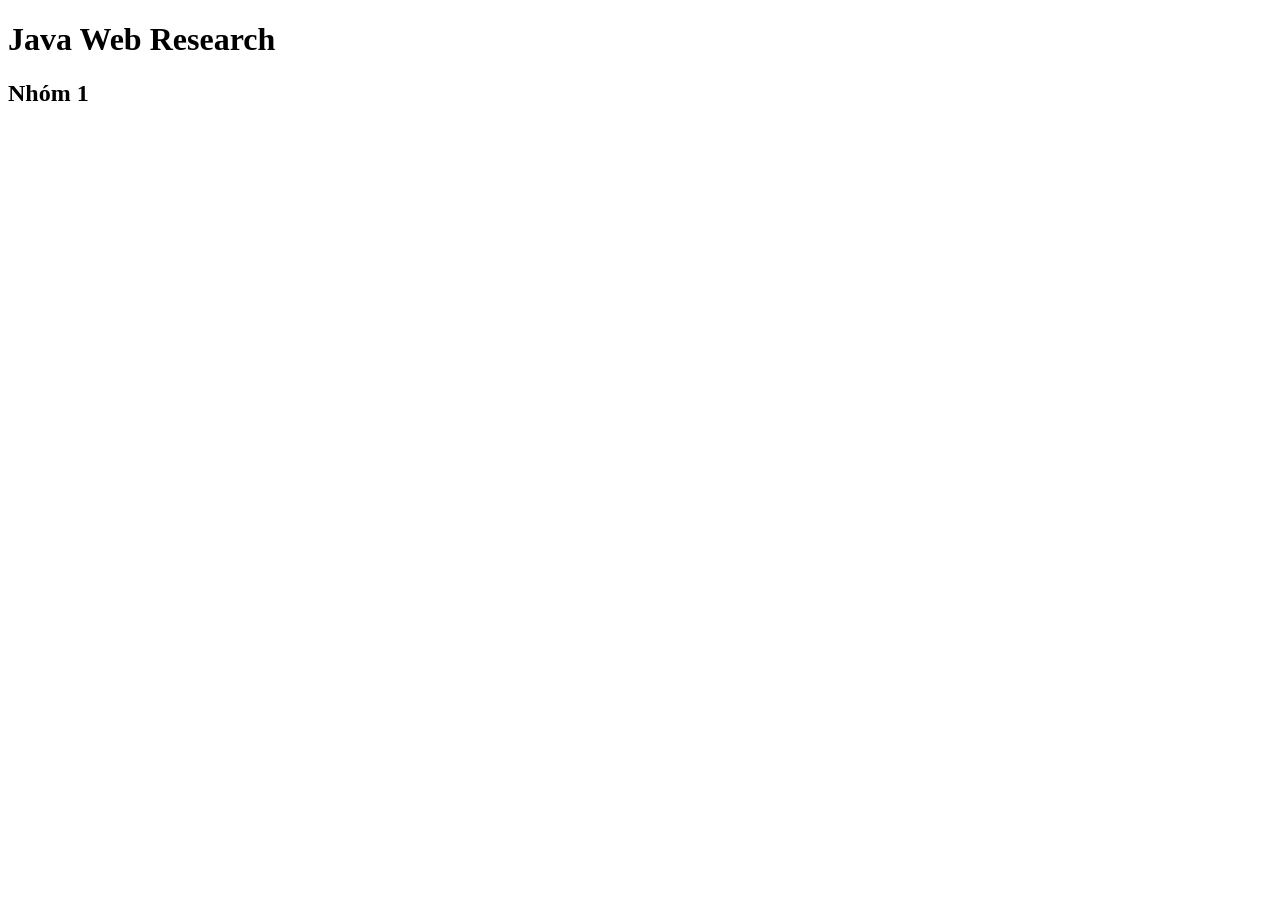
<file: index.html>
<!DOCTYPE html>
<html lang="en">
<head>
    <meta charset="UTF-8">
    <meta name="viewport" content="width=device-width, initial-scale=1.0">
    <title>Java Web Research</title>
</head>
<body>
    <h1>Java Web Research</h1>
    <h2>Nhóm 1</h2>
</body>
</html>
</file>
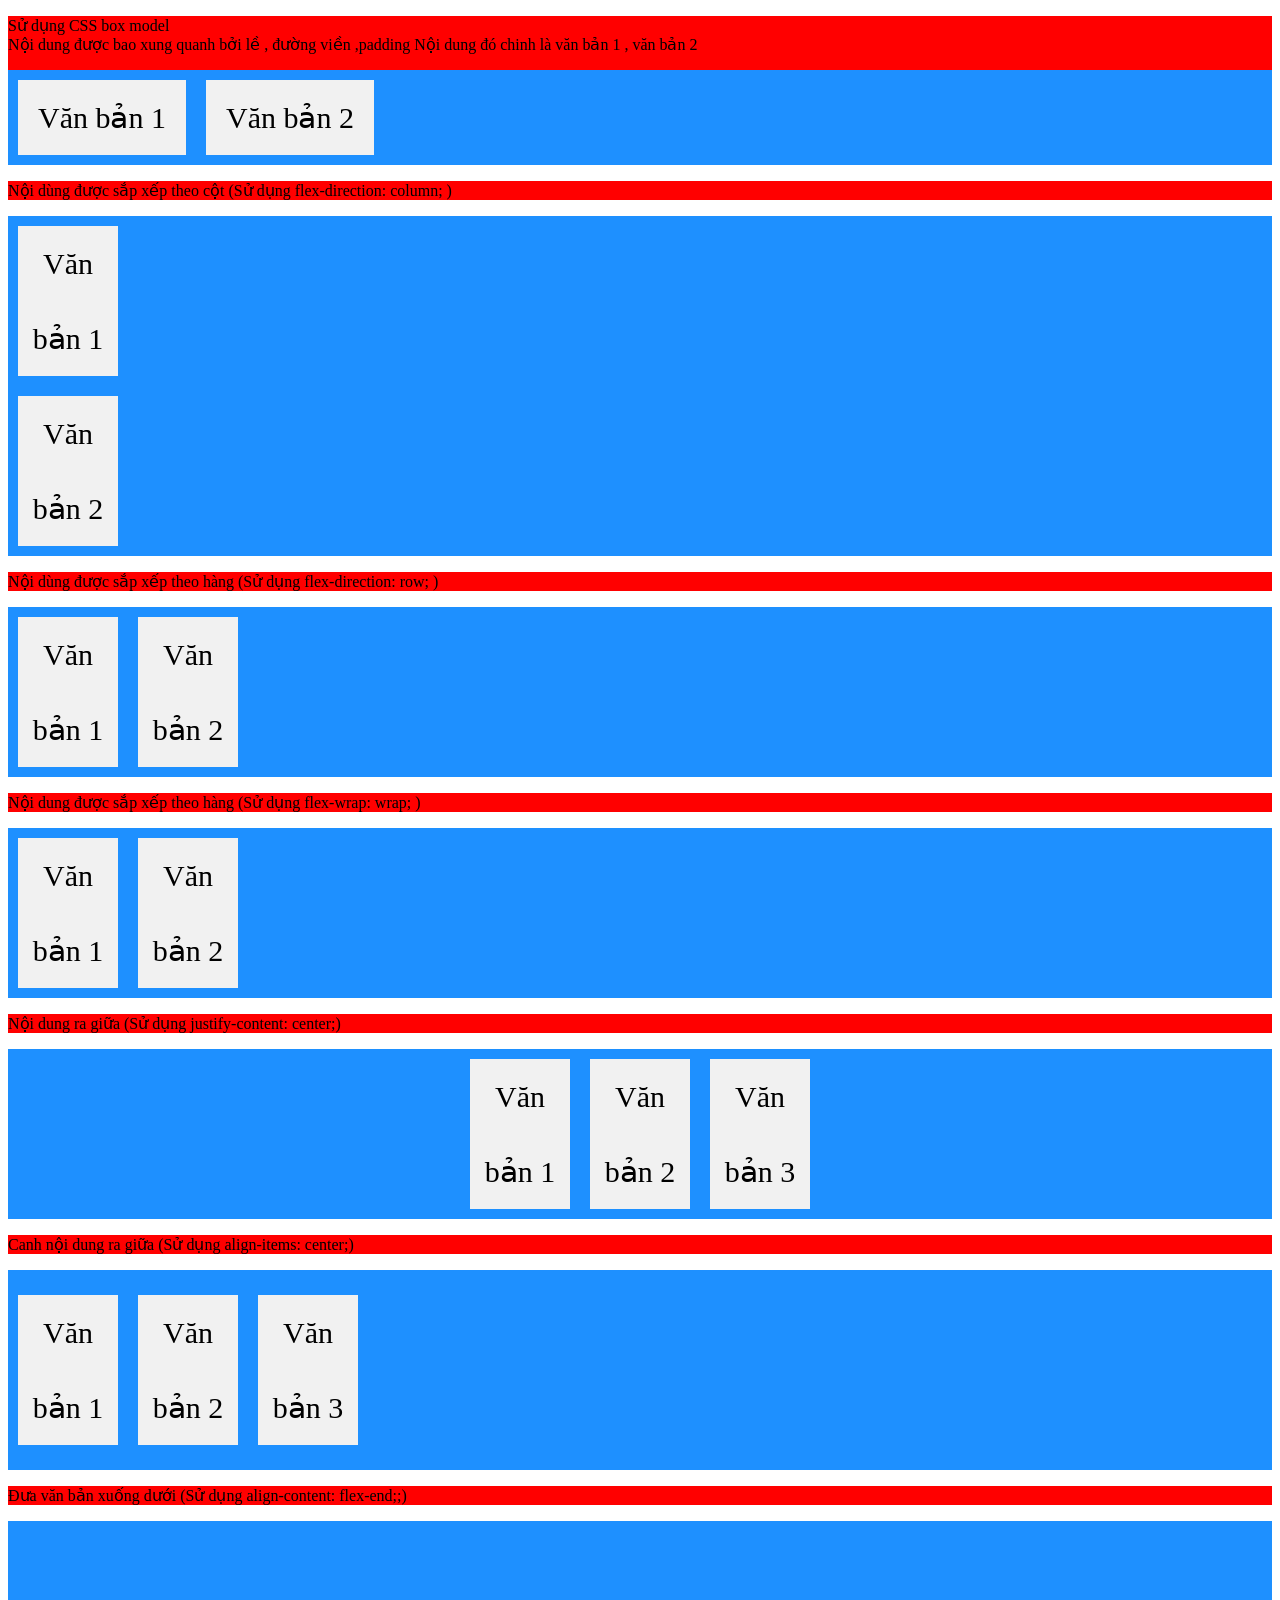
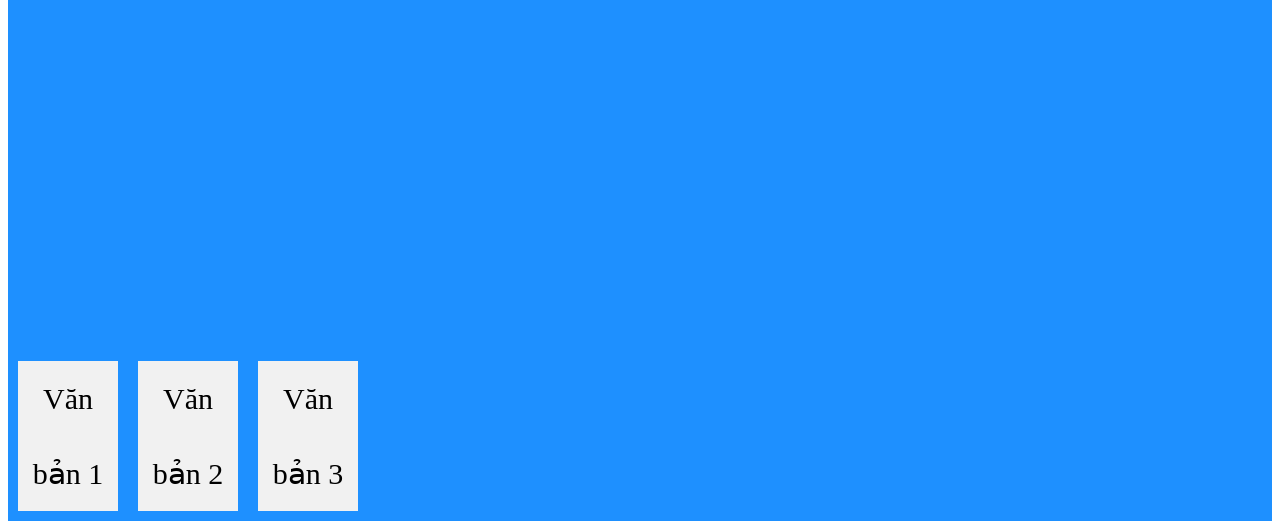
<file: Duong/index.html>
<!DOCTYPE html>
<html lang="en">
<head>

<meta charset="UTF-8	">
<title>Ví dụ về Flex Box</title>
<style>

.flex-container1 {
  display: flex;
  flex-direction: row;
  background-color: DodgerBlue;
}

.flex-container {
  display: flex;
  flex-direction: column;
  background-color: DodgerBlue;
}
.flex-container2 {
  display: flex;
  flex-wrap: wrap;
  background-color: DodgerBlue;
}
.flex-container3 {
  display: flex;
  justify-content: center;
  background-color: DodgerBlue;
}
.flex-container3 > div {	
  background-color: #f1f1f1;
  width: 100px;
  margin: 10px;
  text-align: center;
  line-height: 75px;
  font-size: 30px;
}
.flex-container2 > div {	
  background-color: #f1f1f1;
  width: 100px;
  margin: 10px;
  text-align: center;
  line-height: 75px;
  font-size: 30px;
}
.flex-container1 > div {	
  background-color: #f1f1f1;
  width: 100px;
  margin: 10px;
  text-align: center;
  line-height: 75px;
  font-size: 30px;
}
.flex-container > div {	
  background-color: #f1f1f1;
  width: 100px;
  margin: 10px;
  text-align: center;
  line-height: 75px;
  font-size: 30px;
}

.flex-container4 {
  display: flex;
  height: 200px;
  align-items: center;
  background-color: DodgerBlue;
}

.flex-container4 > div {	
  background-color: #f1f1f1;
  width: 100px;
  margin: 10px;
  text-align: center;
  line-height: 75px;
  font-size: 30px;
}
.flex-container5 {
  display: flex;
  height: 600px;
  flex-wrap: wrap;
  align-content: space-between;
  background-color: DodgerBlue;
}

.flex-container5 > div {
  background-color: #f1f1f1;
  width: 100px;
  margin: 10px;
  text-align: center;
  line-height: 75px;	
  font-size: 30px;
}
.flex-container6 {
  display: flex;
  height: 600px;
  flex-wrap: wrap;
  align-content: flex-end;
  background-color: DodgerBlue;
}

.flex-container6 > div {
  background-color: #f1f1f1;
  width: 100px;
  margin: 10px;
  text-align: center;
  line-height: 75px;
  font-size: 30px;
}
.flex-container7 {
  display: flex;
  background-color: DodgerBlue;
}

.flex-container7 > div {
  background-color: #f1f1f1;
  margin: 10px;
  padding: 20px;
  font-size: 30px;
}

.thep{
	  background-color: red;
	
}

</style>
</head>
<body>
<div class="thep">
<p class="thep"> Sử dụng  CSS box model  <br>

Nội dung được bao xung quanh bởi lề , đường viền ,padding
Nội dung đó chinh là văn bản 1 , văn bản 2
</p>
<div class="flex-container7">
  <div>Văn bản 1</div>
  <div>Văn bản 2</div>
</div>
</div>
<p class="thep"> Nội dùng được sắp xếp theo cột (Sử dụng  flex-direction: column;  )</p>
<div class="flex-container">
  <div>Văn bản 1</div>
  <div>Văn bản 2</div>
</div>
<p class="thep"> Nội dùng được sắp xếp theo hàng (Sử dụng  flex-direction: row; )</p>
<div class="flex-container1">
  <div>Văn bản 1</div>
  <div>Văn bản 2</div>
</div>
<p class="thep"> Nội dung được sắp xếp theo hàng (Sử dụng  flex-wrap: wrap; ) </p>
<div class="flex-container2">
  <div>Văn bản 1</div>
  <div>Văn bản 2</div>
</div>
<p class="thep"> Nội dung ra giữa (Sử dụng   justify-content: center;) </p>
<div class="flex-container3">
  <div>Văn bản 1</div>
  <div>Văn bản 2</div>
  <div>Văn bản 3</div>  
</div>
<p class="thep"> Canh nội dung ra giữa  (Sử dụng   align-items: center;) </p>
<div class="flex-container4">
  <div>Văn bản 1</div>
  <div>Văn bản 2</div>
  <div>Văn bản 3</div>  
</div>
<p class="thep"> Đưa văn bản xuống dưới   (Sử dụng     align-content: flex-end;;) </p>
<div class="flex-container6">
  <div>Văn bản 1</div>
  <div>Văn bản 2</div>
  <div>Văn bản 3</div>  
</div>


</body>
</html>
</file>
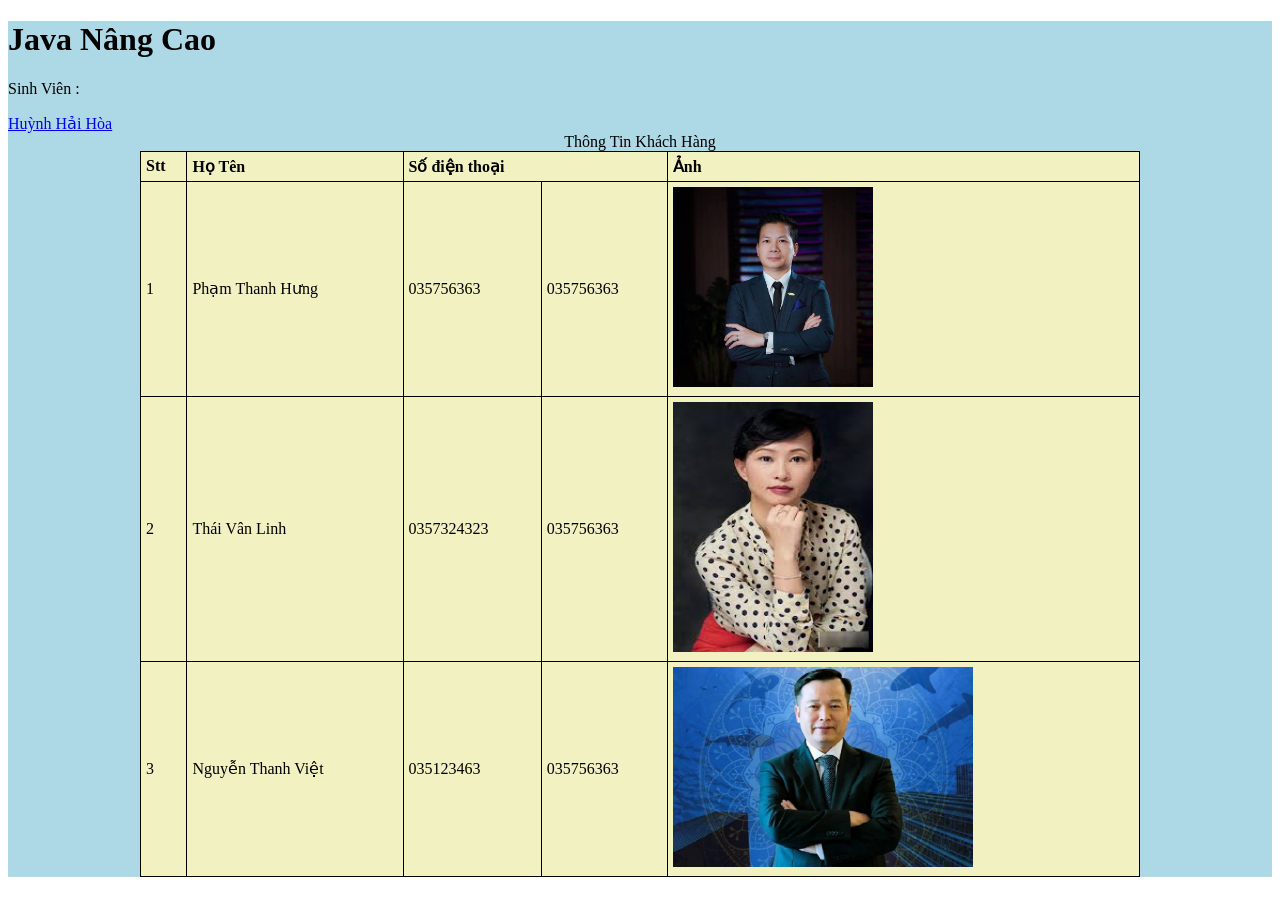
<file: Hoa/index.html>
<!DOCTYPE html>
<html>
    <title>Bài Tập</title>
    <head>
        <meta http-equiv="Content-Type" content="text/html; charset=UTF-8" />
    </head>
    <style>
        .Java{
            background-color: lightblue;
        }
        table, th, td {
            border: 1px solid black;
            padding: 5px;
        }
        table {
            border-collapse: collapse;
            margin: auto;
        }
        th{
            text-align: left;
        }
        #tb1 {
            width: 1000px; 
            background-color: #f1f1c1;
        }
    </style>

 <body>
    <div class="Java">
        <h1>Java Nâng Cao</h1>
        <p>Sinh Viên : </p>
        <a href="https://www.facebook.com/profile.php?id=100011066137194">Huỳnh Hải Hòa</a>
        <table id="tb1">
            <caption>Thông Tin Khách Hàng</caption>
            <tr>
                <th>Stt</th>
                <th>Họ Tên</th>
                <th colspan="2">Số điện thoại</th>
                <th>Ảnh</th>
            </tr>
            <tr>
                <td>1</td>
                <td>Phạm Thanh Hưng</td>
                <td>035756363</td>
                <td>035756363</td>
                <td><img src="images/sharkhung.jpg" alt="shark" width="200px" height="200px"></td>
            </tr>
            <tr>
                <td>2</td>
                <td>Thái Vân Linh</td>
                <td>0357324323</td>
                <td>035756363</td>
                <td><img src="images/sharklinh.jpg" alt="shark" width="200px" height="250px"></td>
            </tr>
            <tr>
                <td>3</td>
                <td>Nguyễn Thanh Việt</td>
                <td>035123463</td>
                <td>035756363</td>
                <td><img src="images/sharkviet.webp" alt="shark" width="300px" height="200px"></td>
            </tr>
        </table>
     </div>
 </body>
</html>
</file>
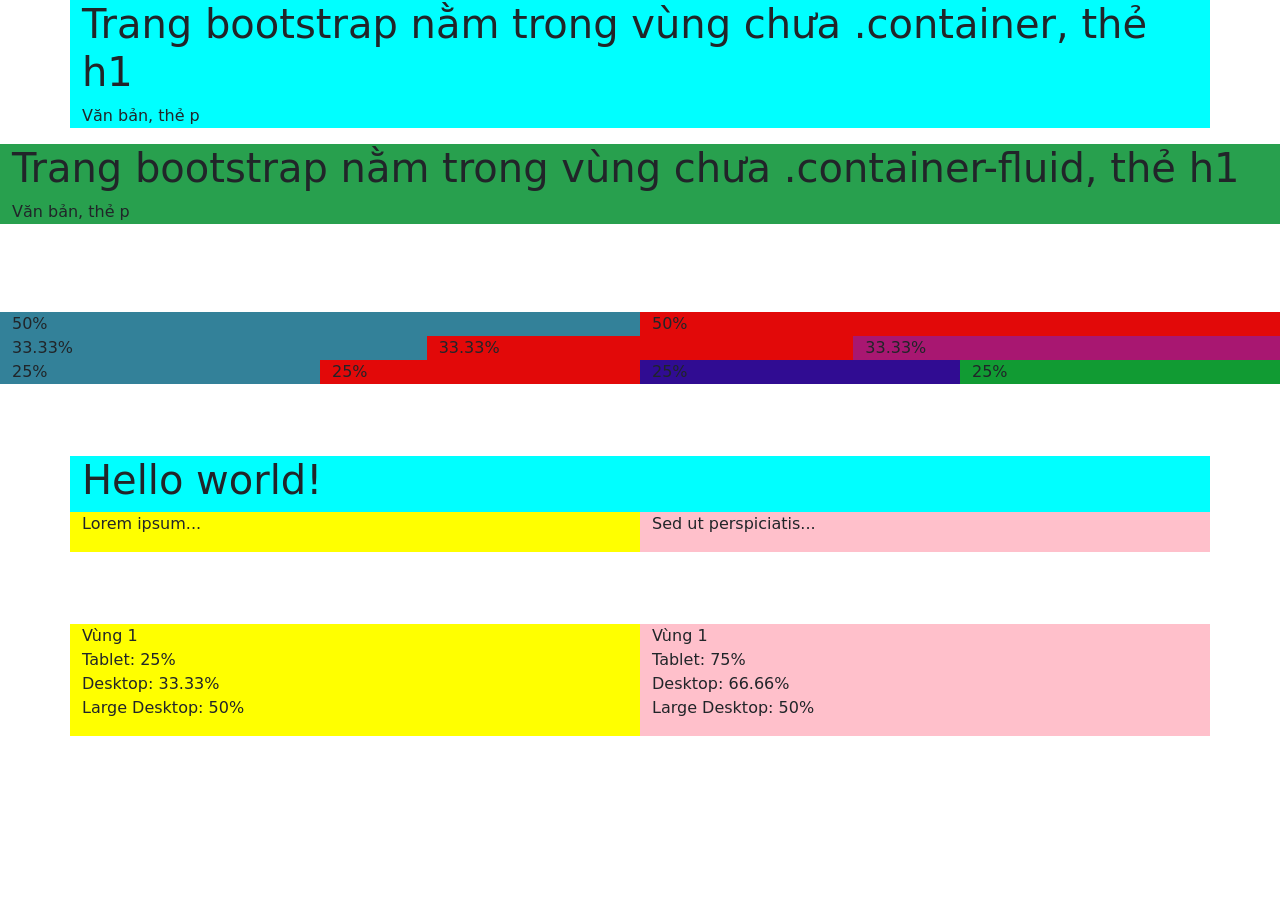
<file: Kham/index.html>
<!DOCTYPE html>
<html lang="en">
    <head>
        <meta http-equiv="Content-Type" content="text/html; charset=UTF-8" />
        <title>Ví dụ Bootstrap</title>
        <meta name="viewport" content="width=device-width, initial-scale=1.0">
        
        <!-- Bootstrap css -->
        <link href="https://cdn.jsdelivr.net/npm/bootstrap@5.0.0-beta1/dist/css/bootstrap.min.css" rel="stylesheet" integrity="sha384-giJF6kkoqNQ00vy+HMDP7azOuL0xtbfIcaT9wjKHr8RbDVddVHyTfAAsrekwKmP1" crossorigin="anonymous">
        <!-- Jquery -->
        <script src="https://ajax.googleapis.com/ajax/libs/jquery/3.5.1/jquery.min.js"></script>
        <!-- Bootstrap js -->
        <script src="https://cdn.jsdelivr.net/npm/bootstrap@5.0.0-beta1/dist/js/bootstrap.min.js" integrity="sha384-pQQkAEnwaBkjpqZ8RU1fF1AKtTcHJwFl3pblpTlHXybJjHpMYo79HY3hIi4NKxyj" crossorigin="anonymous"></script>

        <style>
            .container {
                background-color: aqua;
            }

            .container-fluid {
                background-color: #28A04E;
            }
        </style>
        
    </head>

<body>

    <!-- Ví dụ lớp container và container-fluid -->
    <div class="container">
        <h1>Trang bootstrap nằm trong vùng chưa .container, thẻ h1</h1>
        <p>Văn bản, thẻ p</p>
    </div>
    <div class="container-fluid">
        <h1>Trang bootstrap nằm trong vùng chưa .container-fluid, thẻ h1</h1>
        <p>Văn bản, thẻ p</p>
    </div>
    <!-- END - Ví dụ lớp container và container-fluid -->
    <br/><br/><br/>
    <!-- Ví dụ Cấu trúc cơ bản của lưới Bootstrap -->
    <div class="container-fluid">
        <div class="row">
            <div class="col-sm-6" style="background-color: rgb(51, 129, 153);">50%</div>
            <div class="col-sm-6" style="background-color: rgb(226, 9, 9);">50%</div>
        </div>
        <div class="row">
            <div class="col-sm-4" style="background-color: rgb(51, 129, 153);">33.33%</div>
            <div class="col-sm-4" style="background-color: rgb(226, 9, 9);">33.33%</div>
            <div class="col-sm-4" style="background-color: rgb(168, 23, 113);">33.33%</div>
        </div>
        <div class="row">
            <div class="col" style="background-color: rgb(51, 129, 153);">25%</div>
            <div class="col" style="background-color: rgb(226, 9, 9);">25%</div>
            <div class="col" style="background-color: rgb(48, 12, 146);">25%</div>
            <div class="col" style="background-color: rgb(17, 155, 51);">25%</div>
        </div>
    </div>
    <!-- END - Ví dụ Cấu trúc cơ bản của lưới Bootstrap -->
    <br/><br/><br/>
    <!-- Ví dụ Grid Stacked-to-horizontal-->
    <div class="container">
        <h1>Hello world!</h1>
        <div class="row">
            <div class="col-sm-6" style="background-color: yellow;">
                <p>Lorem ipsum...</p>
            </div>
            <div class="col-sm-6" style="background-color: pink;">
                <p>Sed ut perspiciatis...</p>
            </div>
        </div>
    </div>
    <!-- END - Ví dụ Grid Stacked-to-horizontal -->
    <br/><br/><br/>
    <!-- Ví dụ Hiện thị giao diện trên các kích thước khác nhau-->
    <div class="container">
        <div class="row">
            <div class="col-sm-3 col-md-4 col-lg-6" style="background-color: yellow;">
                <p>Vùng 1
                    <br/>Tablet: 25%
                    <br/>Desktop: 33.33%
                    <br/>Large Desktop: 50%
                </p>
            </div>
            <div class="col-sm-9 col-md-8 col-lg-6" style="background-color: pink;">
                <p>Vùng 1
                    <br/>Tablet: 75%
                    <br/>Desktop: 66.66%
                    <br/>Large Desktop: 50%
                </p>
            </div>
        </div>
    </div>
    <!-- END - Ví dụ Hiện thị giao diện trên các kích thước khác nhau-->
</body>

</html>
</file>
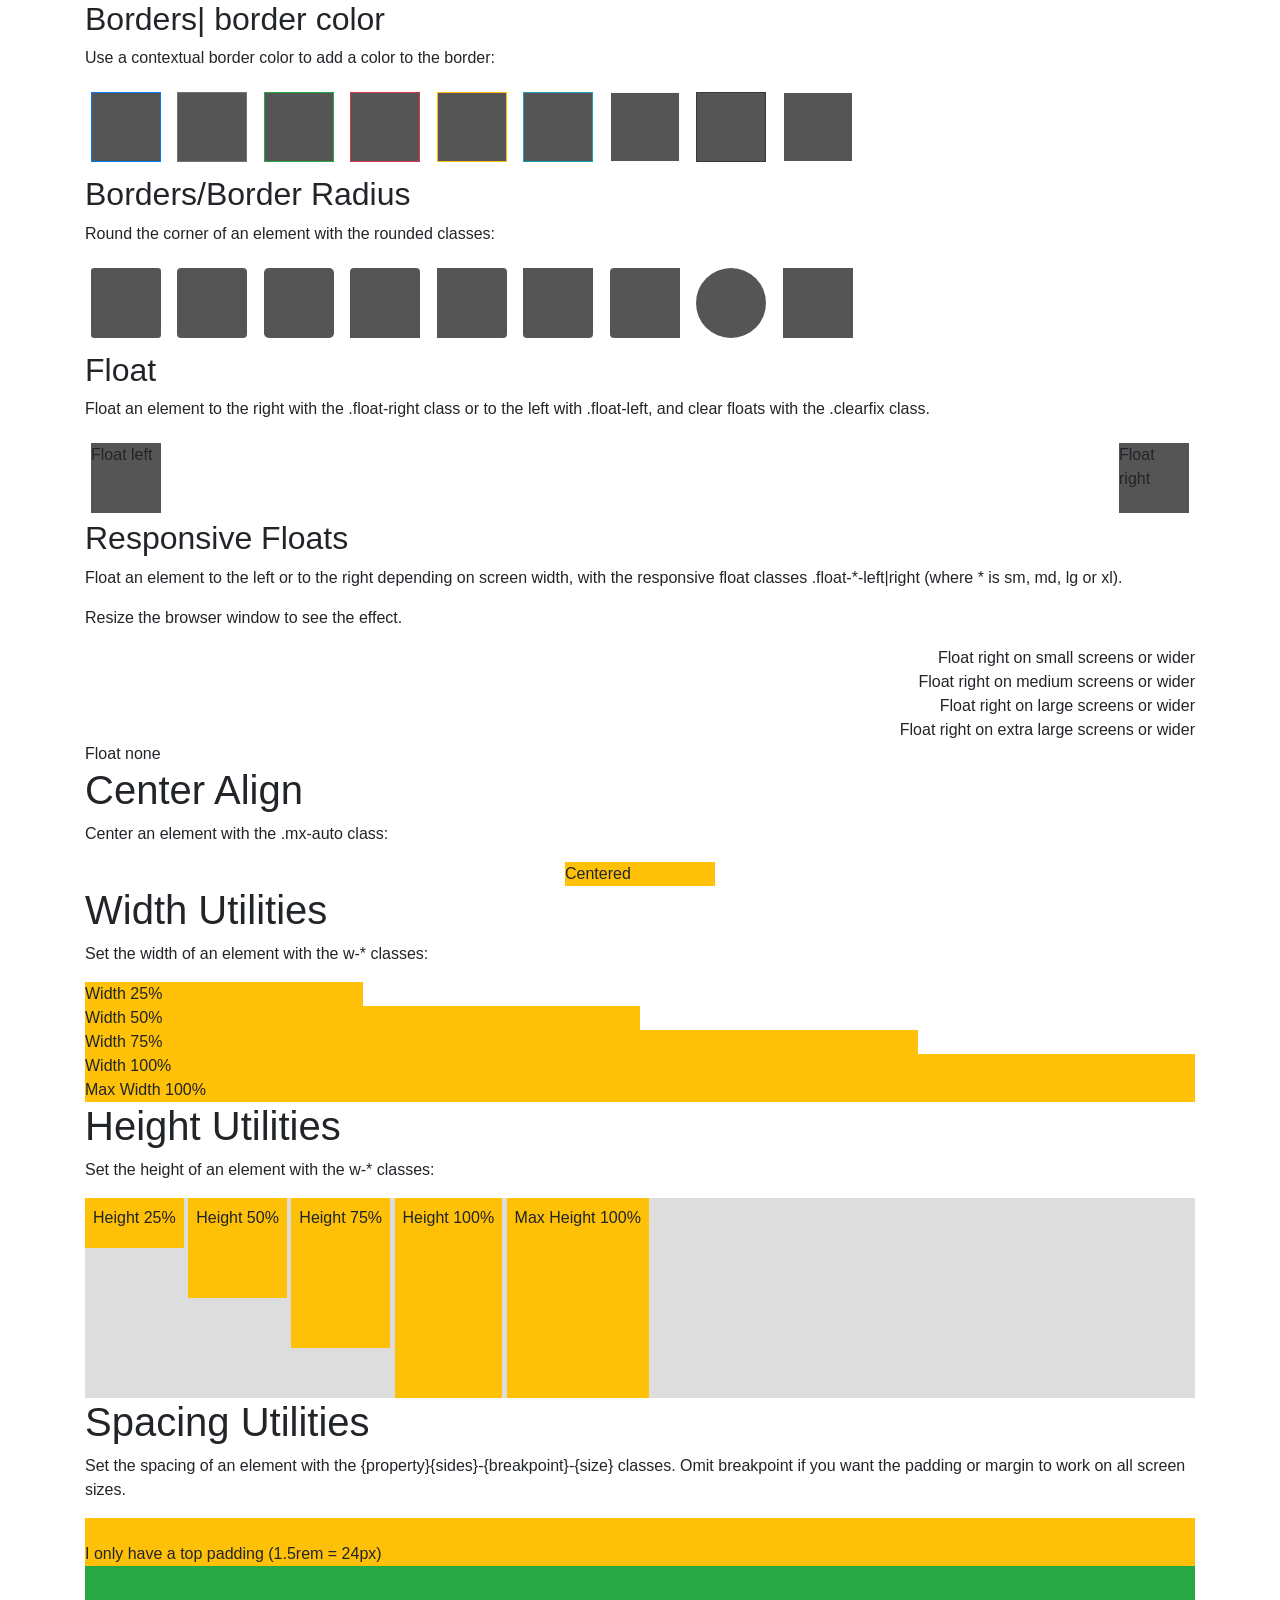
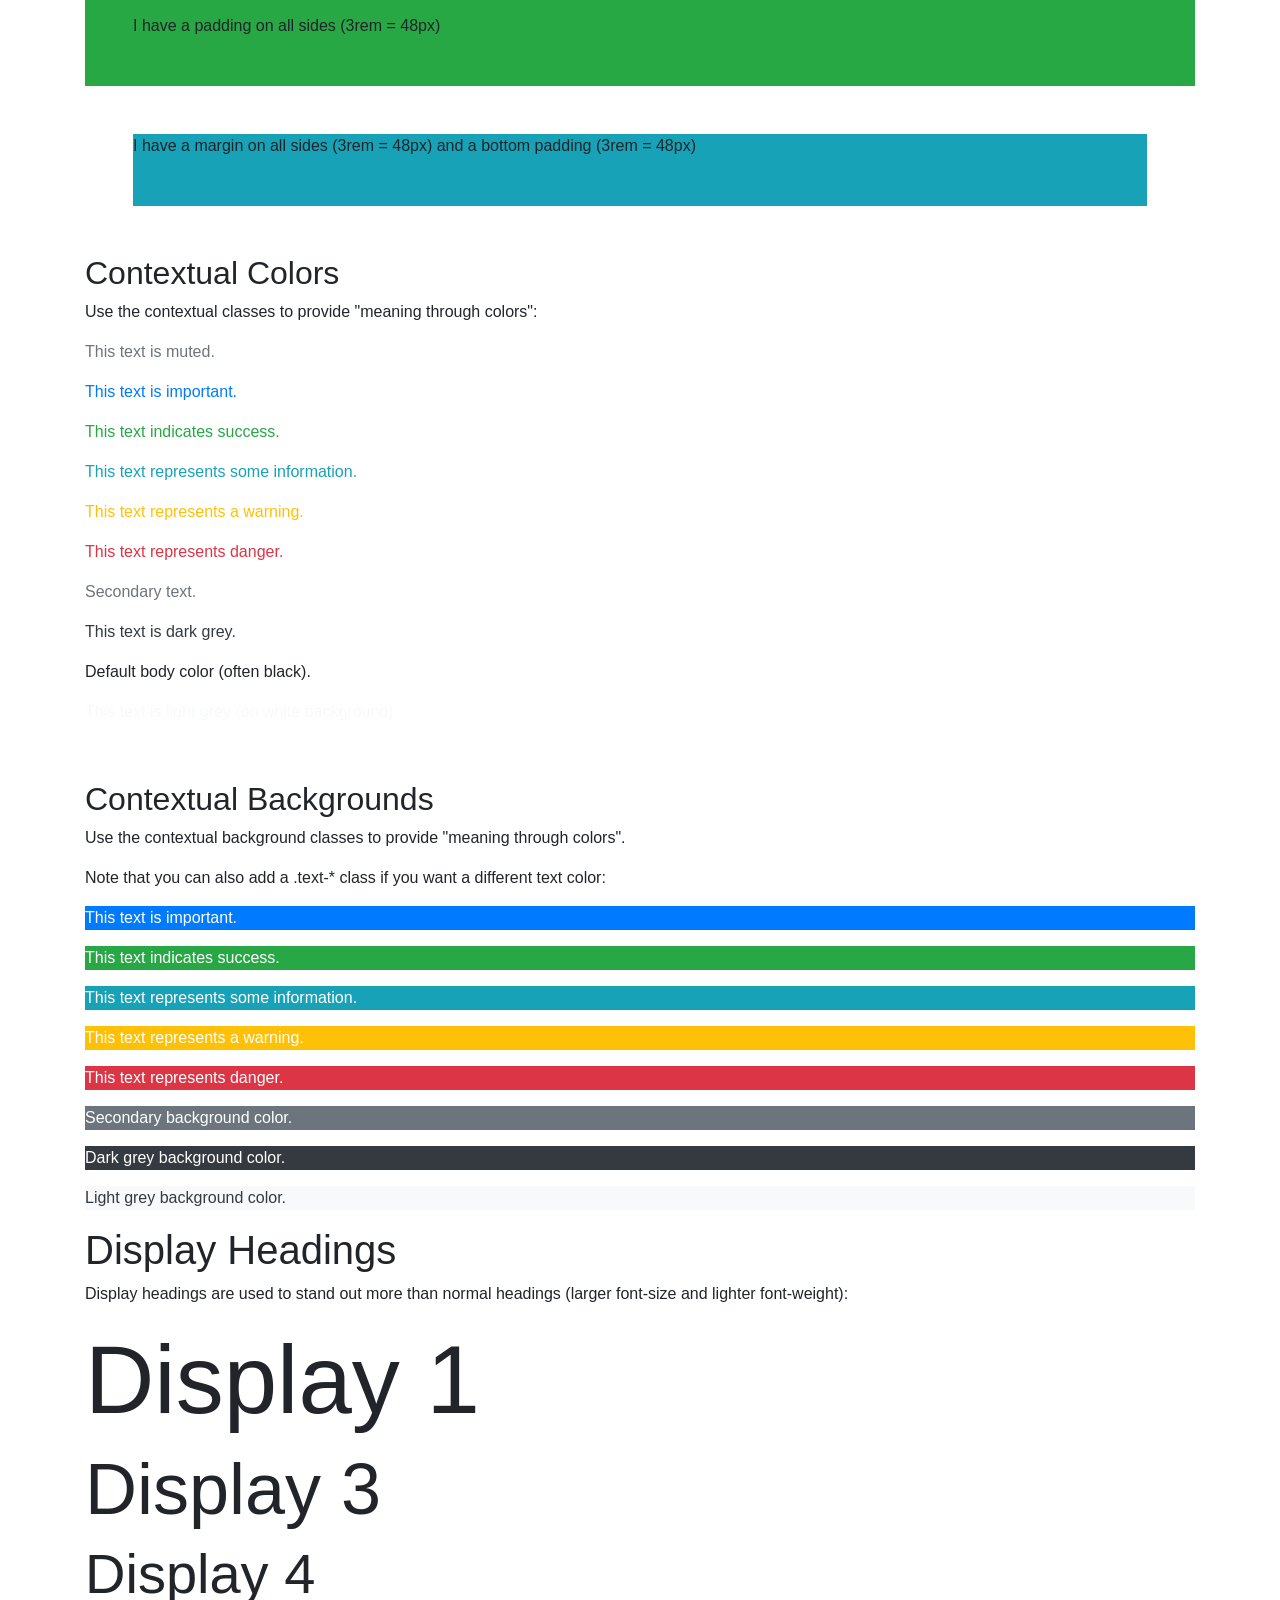
<file: Lam/index.html>
<!DOCTYPE html>
<html lang="en">

<head>
    <title>Bootstrap Example</title>
    <meta charset="utf-8">
    <meta name="viewport" content="width=device-width, initial-scale=1">
    <link rel="stylesheet" href="https://maxcdn.bootstrapcdn.com/bootstrap/4.5.2/css/bootstrap.min.css">
    <script src="https://ajax.googleapis.com/ajax/libs/jquery/3.5.1/jquery.min.js"></script>
    <script src="https://cdnjs.cloudflare.com/ajax/libs/popper.js/1.16.0/umd/popper.min.js"></script>
    <script src="https://maxcdn.bootstrapcdn.com/bootstrap/4.5.2/js/bootstrap.min.js"></script>
    <style>
        .border {
            display: inline-block;
            width: 70px;
            height: 70px;
            margin: 6px;
        }
        span {
            display: inline-block;
            width: 70px;
            height: 70px;
            margin: 6px;
            background-color: #555;
        }
    </style>
</head>

<body>

    <div class="container">
        <h2>Borders| border color</h2>
        <p>Use a contextual border color to add a color to the border:</p>
        <span class="border border-primary"></span>
        <span class="border border-secondary"></span>
        <span class="border border-success"></span>
        <span class="border border-danger"></span>
        <span class="border border-warning"></span>
        <span class="border border-info"></span>
        <span class="border border-light"></span>
        <span class="border border-dark"></span>
        <span class="border border-white"></span>
    </div>

    <div class="container">
        <h2>Borders/Border Radius </h2>
        <p>Round the corner of an element with the rounded classes:</p>
        <span class="rounded-sm"></span>
        <span class="rounded"></span>
        <span class="rounded-lg"></span>
        <span class="rounded-top"></span>
        <span class="rounded-right"></span>
        <span class="rounded-bottom"></span>
        <span class="rounded-left"></span>
        <span class="rounded-circle"></span>
        <span class="rounded-0"></span>
    </div>
    
    <div class="container">
        <h2>Float</h2>
        <p>Float an element to the right with the .float-right class or to the left with .float-left, and clear floats with
            the .clearfix class.</p>
        <div class="clearfix">
            <span class="float-left">Float left</span>
            <span class="float-right">Float right</span>
        </div>
    </div>

    <div class="container">
        <h2>Responsive Floats</h2>
        <p>Float an element to the left or to the right depending on screen width, with the responsive float classes
            .float-*-left|right (where * is sm, md, lg or xl).</p>
        <p>Resize the browser window to see the effect.</p>
        <div class="clearfix">
            <div class="float-sm-right">Float right on small screens or wider</div><br>
            <div class="float-md-right">Float right on medium screens or wider</div><br>
            <div class="float-lg-right">Float right on large screens or wider</div><br>
            <div class="float-xl-right">Float right on extra large screens or wider</div><br>
            <div class="float-none">Float none</div>
        </div>
    </div>

    <div class="container">
        <h1>Center Align</h1>
        <p>Center an element with the .mx-auto class:</p>
        <div class="mx-auto bg-warning" style="width:150px">Centered</div>
    </div>

    <div class="container">
        <h1>Width Utilities</h1>
        <p>Set the width of an element with the w-* classes:</p>
        <div class="w-25 bg-warning">Width 25%</div>
        <div class="w-50 bg-warning">Width 50%</div>
        <div class="w-75 bg-warning">Width 75%</div>
        <div class="w-100 bg-warning">Width 100%</div>
        <div class="mw-100 bg-warning">Max Width 100%</div>
    </div>
    
    <div class="container">
        <h1>Height Utilities</h1>
        <p>Set the height of an element with the w-* classes:</p>
        <div style="height:200px;background-color:#ddd">
            <div class="h-25 d-inline-block p-2 bg-warning">Height 25%</div>
            <div class="h-50 d-inline-block p-2 bg-warning">Height 50%</div>
            <div class="h-75 d-inline-block p-2 bg-warning">Height 75%</div>
            <div class="h-100 d-inline-block p-2 bg-warning">Height 100%</div>
            <div class="mh-100 d-inline-block p-2 bg-warning" style="height:500px">Max Height 100%</div>
        </div>
    </div>

    <div class="container">
        <h1>Spacing Utilities</h1>
        <p>Set the spacing of an element with the {property}{sides}-{breakpoint}-{size} classes. Omit breakpoint if you want
            the padding or margin to work on all screen sizes.</p>
        <div class="pt-4 bg-warning">I only have a top padding (1.5rem = 24px)</div>
        <div class="p-5 bg-success">I have a padding on all sides (3rem = 48px)</div>
        <div class="m-5 pb-5 bg-info">I have a margin on all sides (3rem = 48px) and a bottom padding (3rem = 48px)</div>
    </div>

    <div class="container">
        <h2>Contextual Colors</h2>
        <p>Use the contextual classes to provide "meaning through colors":</p>
        <p class="text-muted">This text is muted.</p>
        <p class="text-primary">This text is important.</p>
        <p class="text-success">This text indicates success.</p>
        <p class="text-info">This text represents some information.</p>
        <p class="text-warning">This text represents a warning.</p>
        <p class="text-danger">This text represents danger.</p>
        <p class="text-secondary">Secondary text.</p>
        <p class="text-dark">This text is dark grey.</p>
        <p class="text-body">Default body color (often black).</p>
        <p class="text-light">This text is light grey (on white background).</p>
        <p class="text-white">This text is white (on white background).</p>
    </div>

    <div class="container">
        <h2>Contextual Backgrounds</h2>
        <p>Use the contextual background classes to provide "meaning through colors".</p>
        <p>Note that you can also add a .text-* class if you want a different text color:</p>
        <p class="bg-primary text-white">This text is important.</p>
        <p class="bg-success text-white">This text indicates success.</p>
        <p class="bg-info text-white">This text represents some information.</p>
        <p class="bg-warning text-white">This text represents a warning.</p>
        <p class="bg-danger text-white">This text represents danger.</p>
        <p class="bg-secondary text-white">Secondary background color.</p>
        <p class="bg-dark text-white">Dark grey background color.</p>
        <p class="bg-light text-dark">Light grey background color.</p>
    </div>

    <div class="container">
        <h1>Display Headings</h1>
        <p>Display headings are used to stand out more than normal headings (larger font-size and lighter font-weight):</p>
        <h1 class="display-1">Display 1</h1>
        <h1 class="display-3">Display 3</h1>
        <h1 class="display-4">Display 4</h1>
    </div>


</body>

</html>
</file>
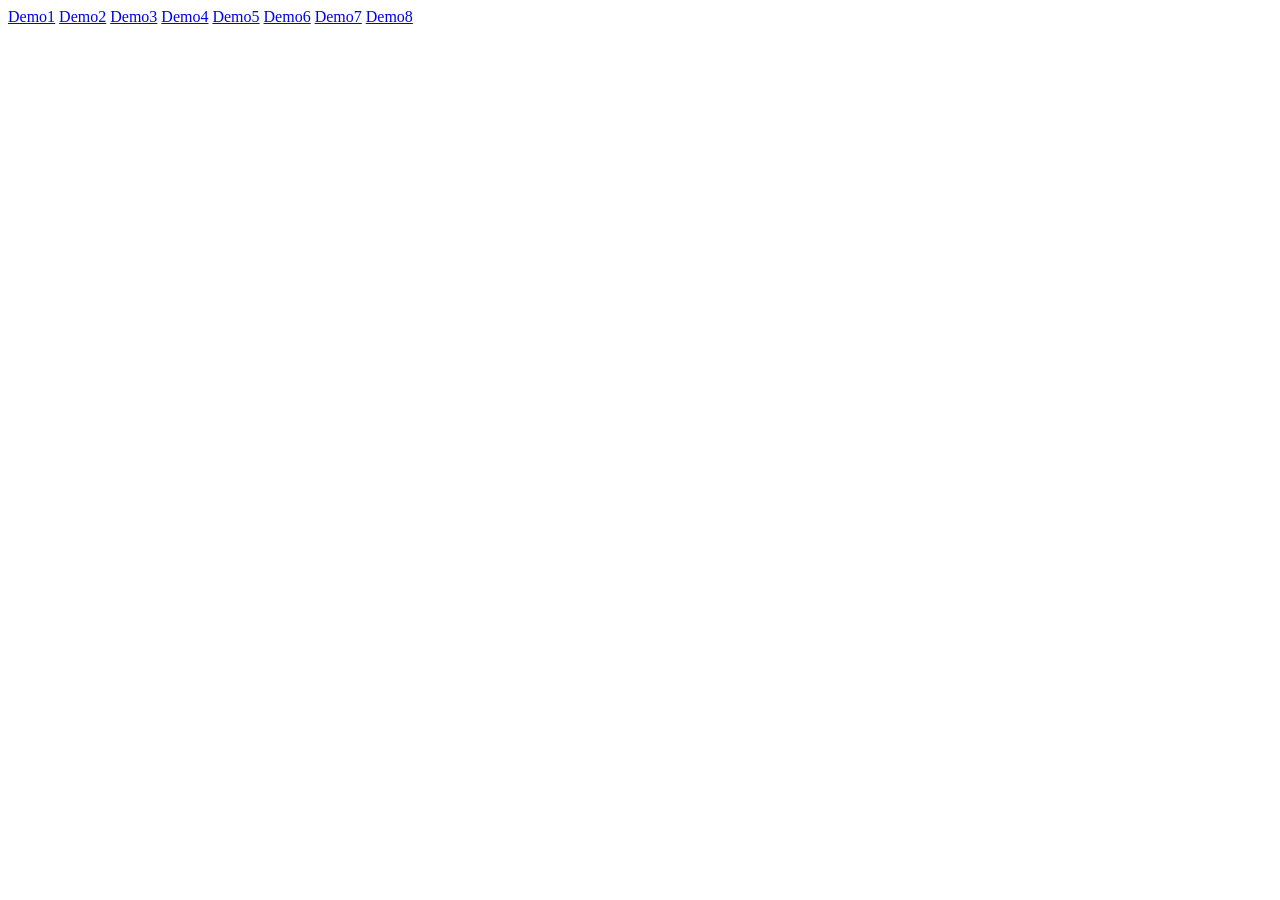
<file: Long/index.html>
<!DOCTYPE html>
<html lang="en">
<head>
    <meta charset="UTF-8">
    <meta name="viewport" content="width=device-width, initial-scale=1.0">
    <title>Long</title>
</head>
<body>
    <a href="./trang10.html">Demo1</a>
    <a href="./trang14.html">Demo2</a>
    <a href="./trang16.html">Demo3</a>
    <a href="./trang17.html">Demo4</a>
    <a href="./trang19.html">Demo5</a>
    <a href="./trang20.html">Demo6</a>
    <a href="./trang21.html">Demo7</a>
    <a href="./trang22.html">Demo8</a>
</body>
</html>
</file>
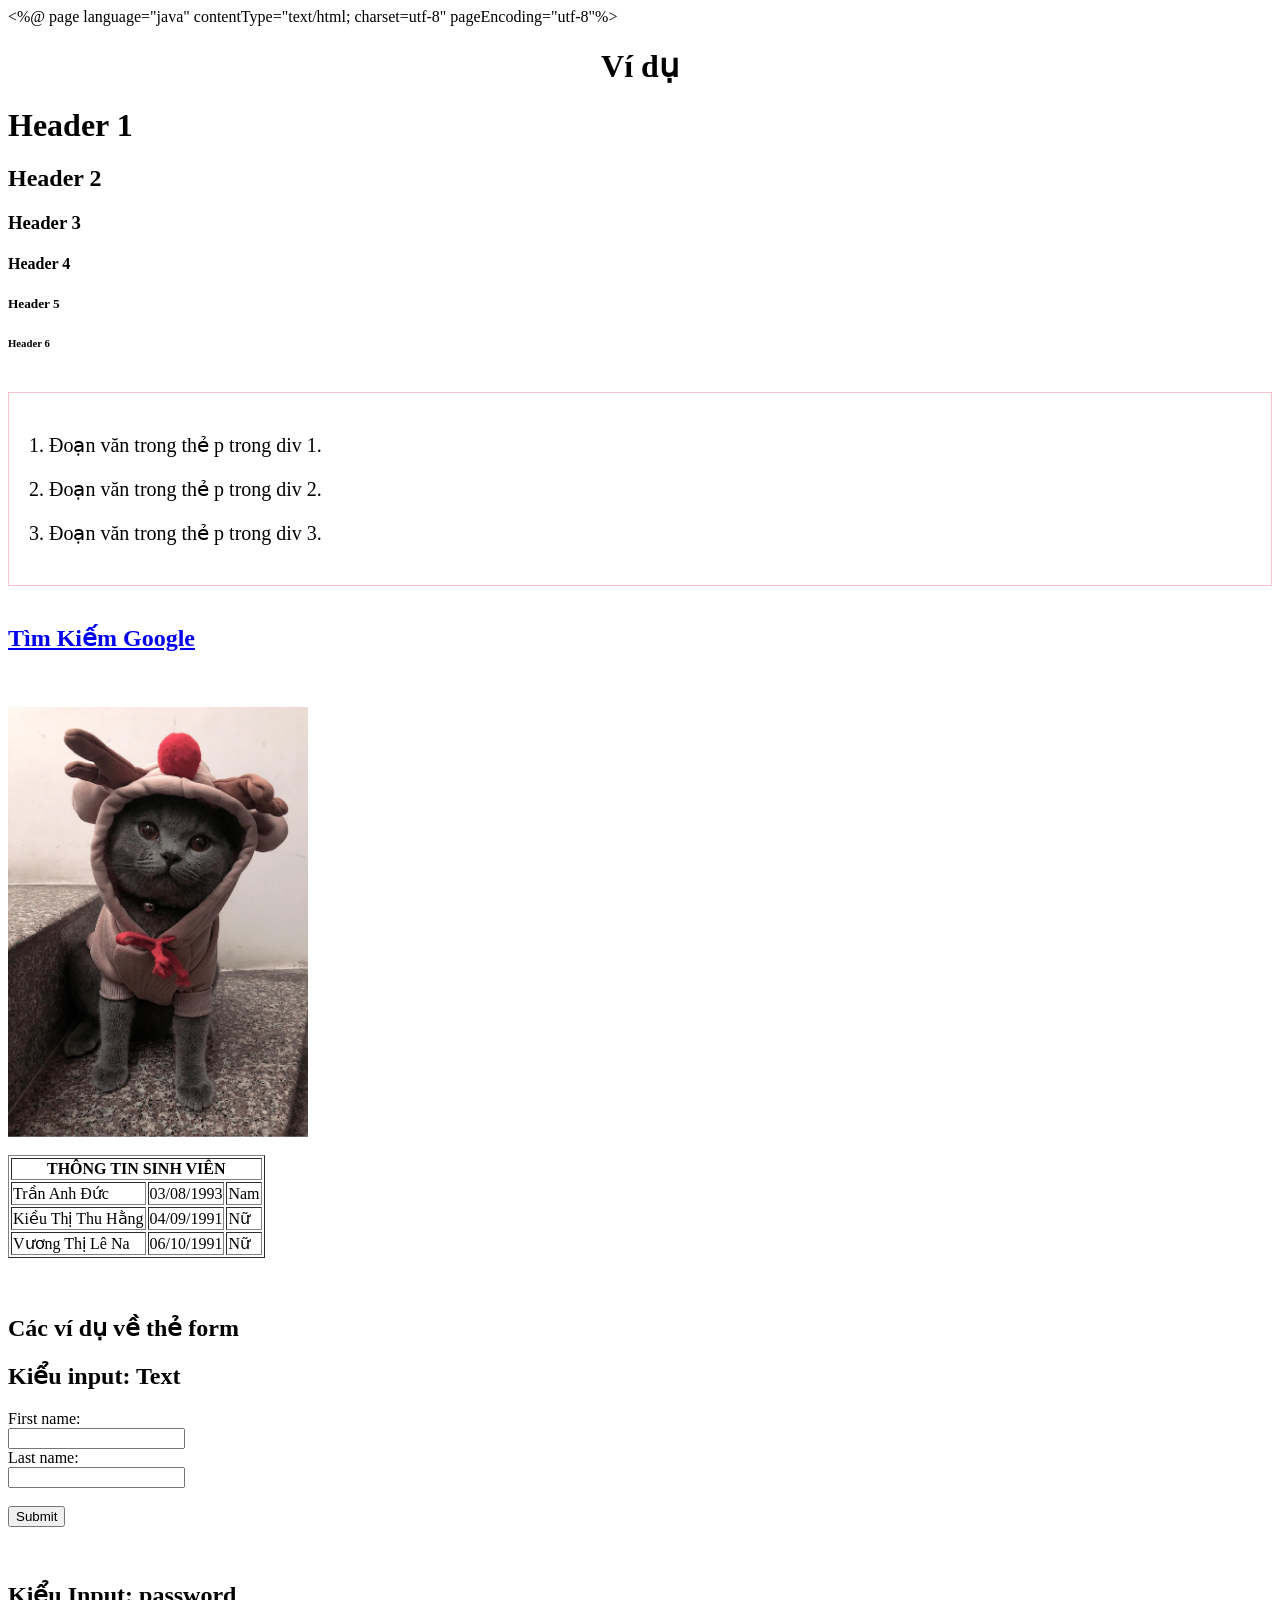
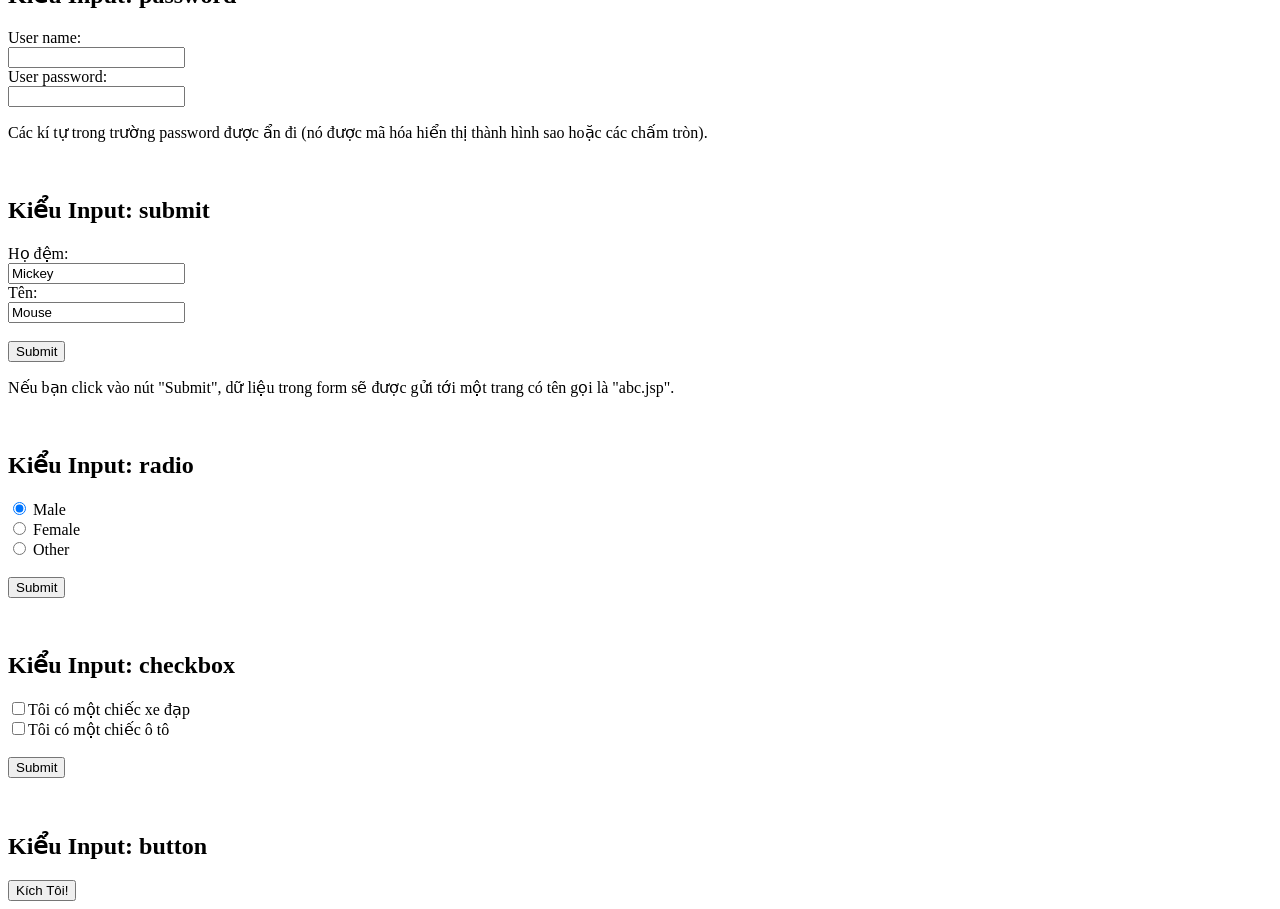
<file: Trang/index.html>
<%@ page language="java" contentType="text/html; charset=utf-8"
    pageEncoding="utf-8"%>
<!DOCTYPE html>
<html>
<head>
<meta charset="utf-8">
<title>Insert title here</title>
</head>
<body>
<h1 align="center">Ví dụ</h1>
	<h1>Header 1</h1>
	<h2>Header 2</h2>
	<h3>Header 3</h3>
	<h4>Header 4</h4>
	<h5>Header 5</h5>
	<h6>Header 6</h6>
	<br>
	<div style="border:1px solid pink;padding:20px;font-size:20px">  
		<p>1. Đoạn văn trong thẻ p trong div 1.</p>
		<p>2. Đoạn văn trong thẻ p trong div 2.</p>
		<p>3. Đoạn văn trong thẻ p trong div 3.</p>
	</div>
	<br>
	<h2><a href="http://google.com">Tìm Kiếm Google</a></h2><br>
	<br>
	<img src="haha.jpg" width="300" height="430">
	<br><br>
	<table border="1">
    <tr>
        <th colspan="3">THÔNG TIN SINH VIÊN</th>
    </tr>
    <tr>
        <td>Trần Anh Đức</td>
        <td>03/08/1993</td>
        <td>Nam</td>
    </tr>
    <tr>
        <td>Kiều Thị Thu Hằng</td>
        <td>04/09/1991</td>
        <td>Nữ</td>
    </tr>
    <tr>
        <td>Vương Thị Lê Na</td>
        <td>06/10/1991</td>
        <td>Nữ</td>
    </tr>
</table>
<br><br>		
	
<h2>Các ví dụ về thẻ form</h2>
<h2>Kiểu input: Text</h2>
	<form action="#">
	First name:<br>
	<input type="text" name="firstname">
	<br>
	Last name:<br>
	<input type="text" name="lastname">
	<br><br>
	<input type="submit">
	</form>
	<br>
<h2>Kiểu Input: password</h2>
	<form action="">
	User name:<br>
	<input type="text" name="userid">
	<br>
	User password:<br>
	<input type="password" name="psw">
	</form>

	<p>Các kí tự trong trường password được ẩn đi (nó được mã hóa hiển thị thành hình sao hoặc các chấm tròn).</p>
	<br>
<h2>Kiểu Input: submit</h2>
	<form action="abc.jsp" method="post">
	Họ đệm:<br>
	<input type="text" name="txtHoDem" value="Mickey">
	<br>
	Tên:<br>
	<input type="text" name="txtTen" value="Mouse">
	<br><br>
	<input type="submit" value="Submit">
	</form>

	<p>Nếu bạn click vào nút "Submit", dữ liệu trong form sẽ được gửi tới
 một trang có tên gọi là "abc.jsp".</p>
	<br>
<h2>Kiểu Input: radio</h2>
	<form action="#">
	<input type="radio" name="gender" value="male" checked> Male<br>
	<input type="radio" name="gender" value="female"> Female<br>
	<input type="radio" name="gender" value="other"> Other<br><br>
	<input type="submit">
	</form>
	<br>
<h2>Kiểu Input: checkbox</h2>
	<form action="#">
	<input type="checkbox" name="vehicle1" value="Xe đạp">Tôi có một chiếc xe đạp
	<br>
	<input type="checkbox" name="vehicle2" value="Ô tô">Tôi có một chiếc ô tô
	<br><br>
	<input type="submit">
	</form>
	<br>
<h2>Kiểu Input: button</h2>
	<input type="button" onclick="alert('HELLO HELLO!')" value="Kích Tôi!">
	<br>
	
</body>
</html>
</file>
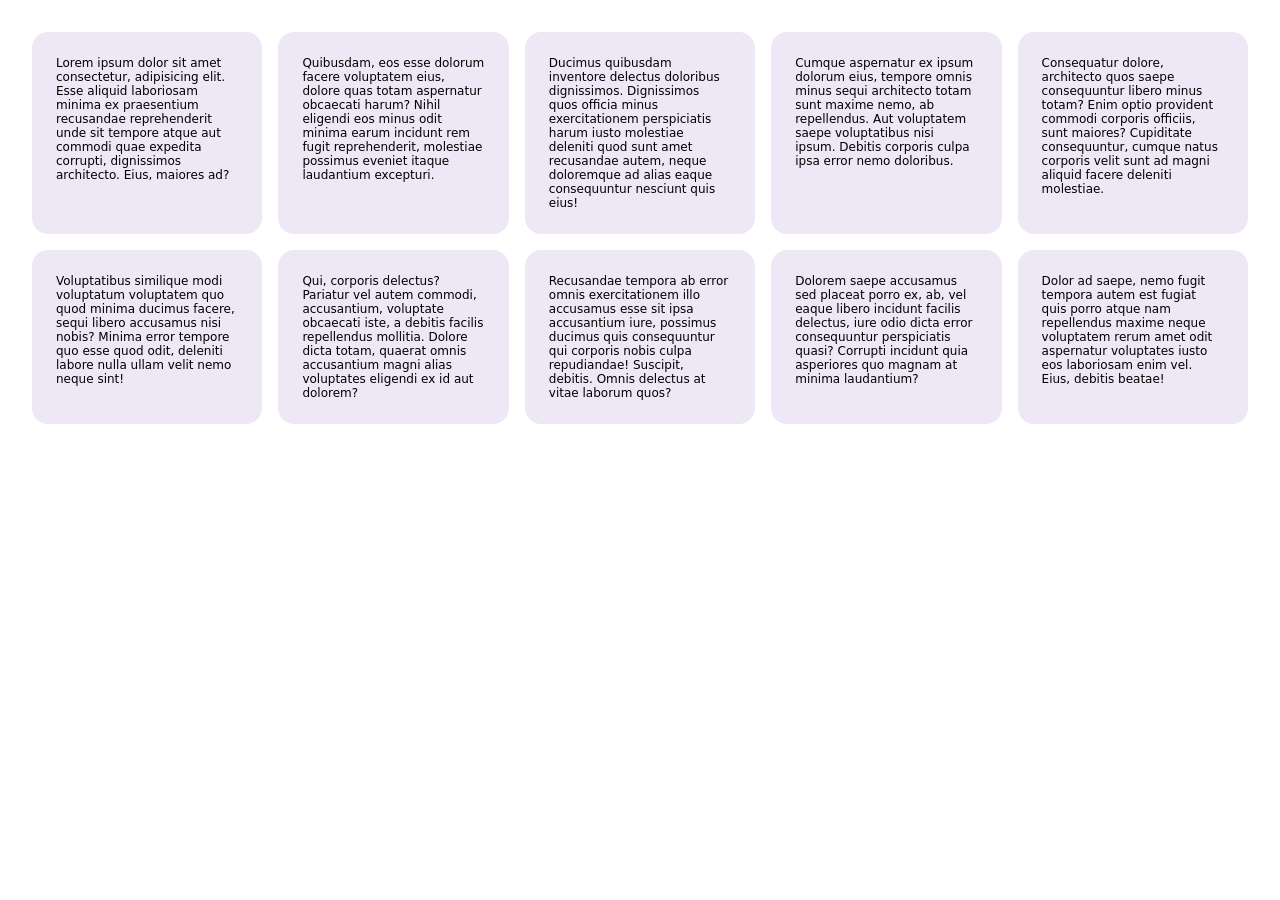
<file: Long/trang10.html>
<!DOCTYPE html>
<html lang="en">
<head>
    <meta charset="UTF-8">
    <meta name="viewport" content="width=device-width, initial-scale=1.0">
    <title>Document</title>
</head>
<style>
    .grid {
  display: grid;
  grid-template-columns: repeat(auto-fill, minmax(200px, 1fr));
  grid-gap: 1rem;
}
.grid > div {
  background: #EDE7F6;
  padding: 1.5rem;
  border-radius: 1rem;
}
body {
  margin: 2rem;
  font: 12px system-ui;
}
</style>
<body>
    <div class="grid">
        <div>Lorem ipsum dolor sit amet consectetur, adipisicing elit. Esse aliquid laboriosam minima ex praesentium recusandae reprehenderit unde sit tempore atque aut commodi quae expedita corrupti, dignissimos architecto. Eius, maiores ad?</div>
        <div>Quibusdam, eos esse dolorum facere voluptatem eius, dolore quas totam aspernatur obcaecati harum? Nihil eligendi eos minus odit minima earum incidunt rem fugit reprehenderit, molestiae possimus eveniet itaque laudantium excepturi.</div>
        <div>Ducimus quibusdam inventore delectus doloribus dignissimos. Dignissimos quos officia minus exercitationem perspiciatis harum iusto molestiae deleniti quod sunt amet recusandae autem, neque doloremque ad alias eaque consequuntur nesciunt quis eius!</div>
        <div>Cumque aspernatur ex ipsum dolorum eius, tempore omnis minus sequi architecto totam sunt maxime nemo, ab repellendus. Aut voluptatem saepe voluptatibus nisi ipsum. Debitis corporis culpa ipsa error nemo doloribus.</div>
        <div>Consequatur dolore, architecto quos saepe consequuntur libero minus totam? Enim optio provident commodi corporis officiis, sunt maiores? Cupiditate consequuntur, cumque natus corporis velit sunt ad magni aliquid facere deleniti molestiae.</div>
        <div>Voluptatibus similique modi voluptatum voluptatem quo quod minima ducimus facere, sequi libero accusamus nisi nobis? Minima error tempore quo esse quod odit, deleniti labore nulla ullam velit nemo neque sint!</div>
        <div>Qui, corporis delectus? Pariatur vel autem commodi, accusantium, voluptate obcaecati iste, a debitis facilis repellendus mollitia. Dolore dicta totam, quaerat omnis accusantium magni alias voluptates eligendi ex id aut dolorem?</div>
        <div>Recusandae tempora ab error omnis exercitationem illo accusamus esse sit ipsa accusantium iure, possimus ducimus quis consequuntur qui corporis nobis culpa repudiandae! Suscipit, debitis. Omnis delectus at vitae laborum quos?</div>
        <div>Dolorem saepe accusamus sed placeat porro ex, ab, vel eaque libero incidunt facilis delectus, iure odio dicta error consequuntur perspiciatis quasi? Corrupti incidunt quia asperiores quo magnam at minima laudantium?</div>
        <div>Dolor ad saepe, nemo fugit tempora autem est fugiat quis porro atque nam repellendus maxime neque voluptatem rerum amet odit aspernatur voluptates iusto eos laboriosam enim vel. Eius, debitis beatae!</div>
        </div>
</body>
</html>
</file>
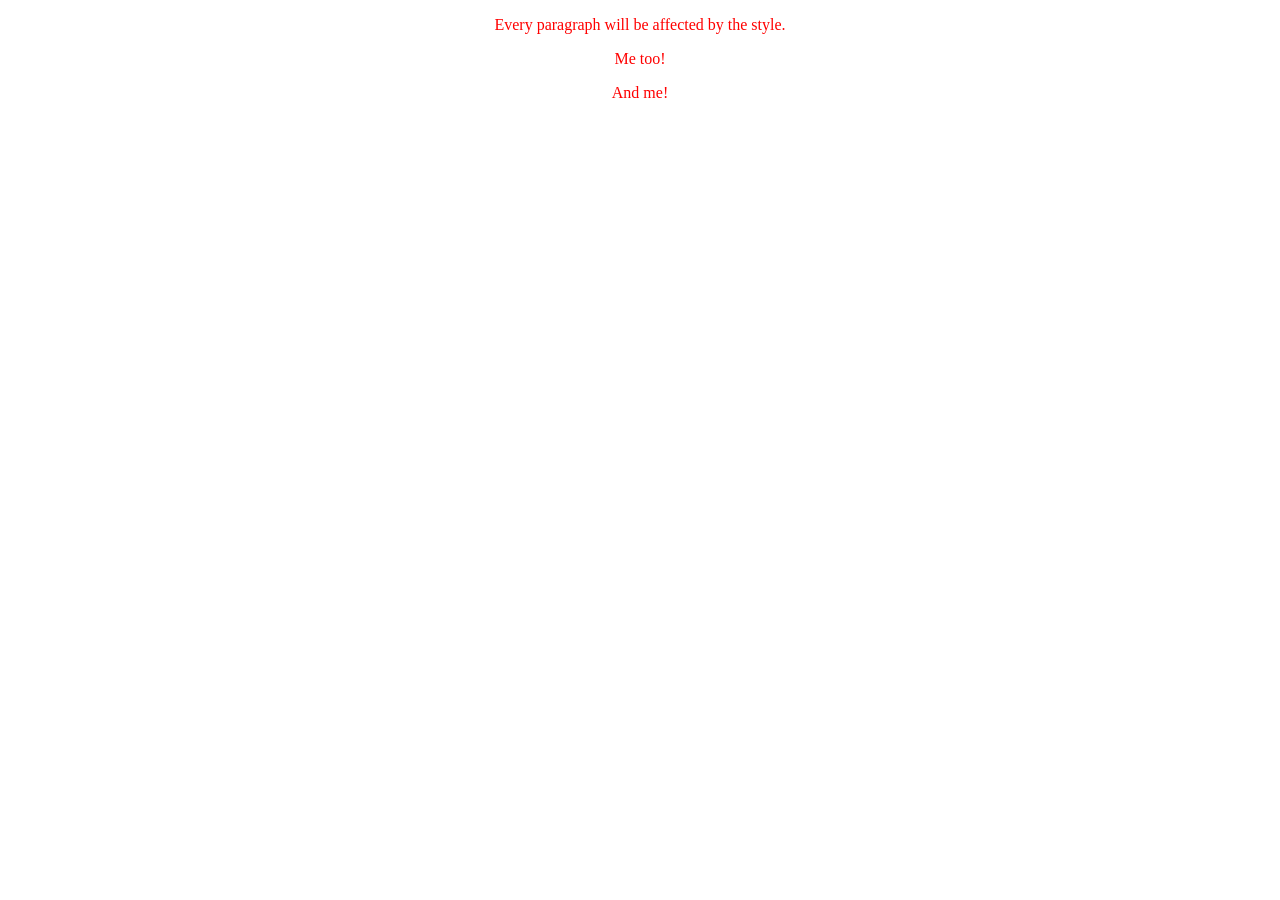
<file: Long/trang14.html>
<!DOCTYPE html>
<html>
<head>
<style>
p {
  text-align: center;
  color: red;
} 
</style>
</head>
<body>

<p>Every paragraph will be affected by the style.</p>
<p id="para1">Me too!</p>
<p>And me!</p>

</body>
</html>
</file>
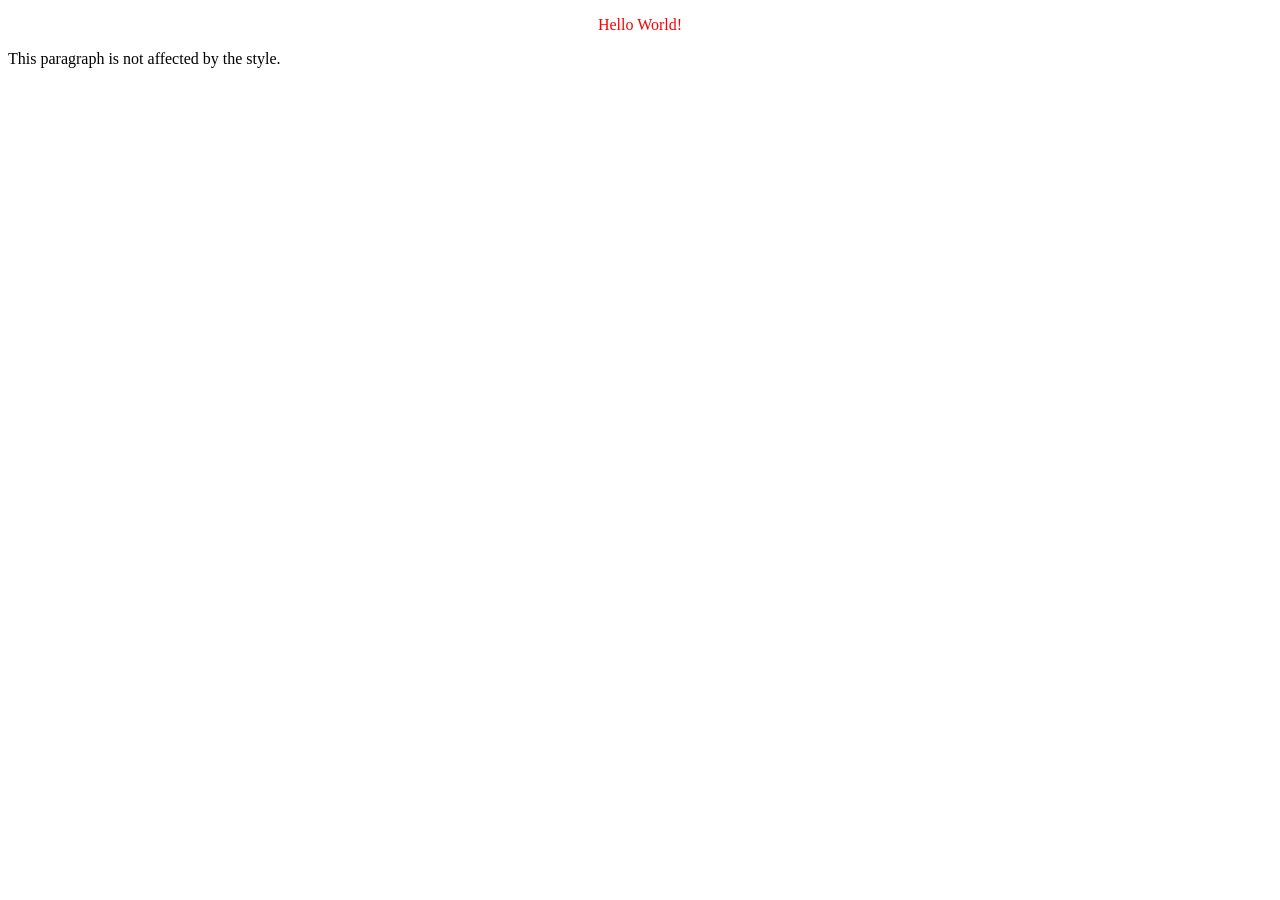
<file: Long/trang16.html>
<!DOCTYPE html>
<html>
<head>
<style>
#para1 {
  text-align: center;
  color: red;
}
</style>
</head>
<body>

<p id="para1">Hello World!</p>
<p>This paragraph is not affected by the style.</p>

</body>
</html>
</file>
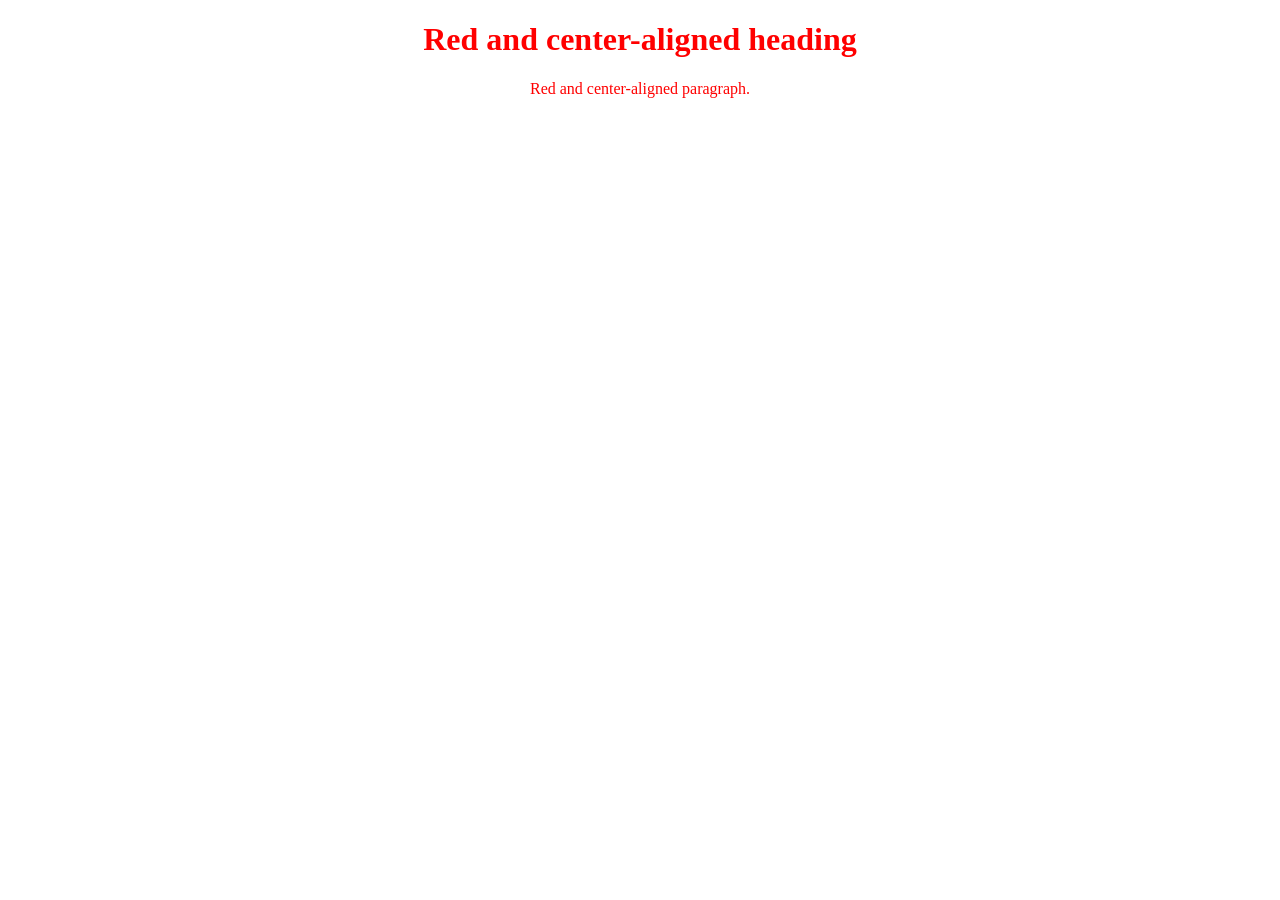
<file: Long/trang17.html>
<!DOCTYPE html>
<html>
<head>
<style>
.center {
  text-align: center;
  color: red;
}
</style>
</head>
<body>

<h1 class="center">Red and center-aligned heading</h1>
<p class="center">Red and center-aligned paragraph.</p> 

</body>
</html>
</file>
